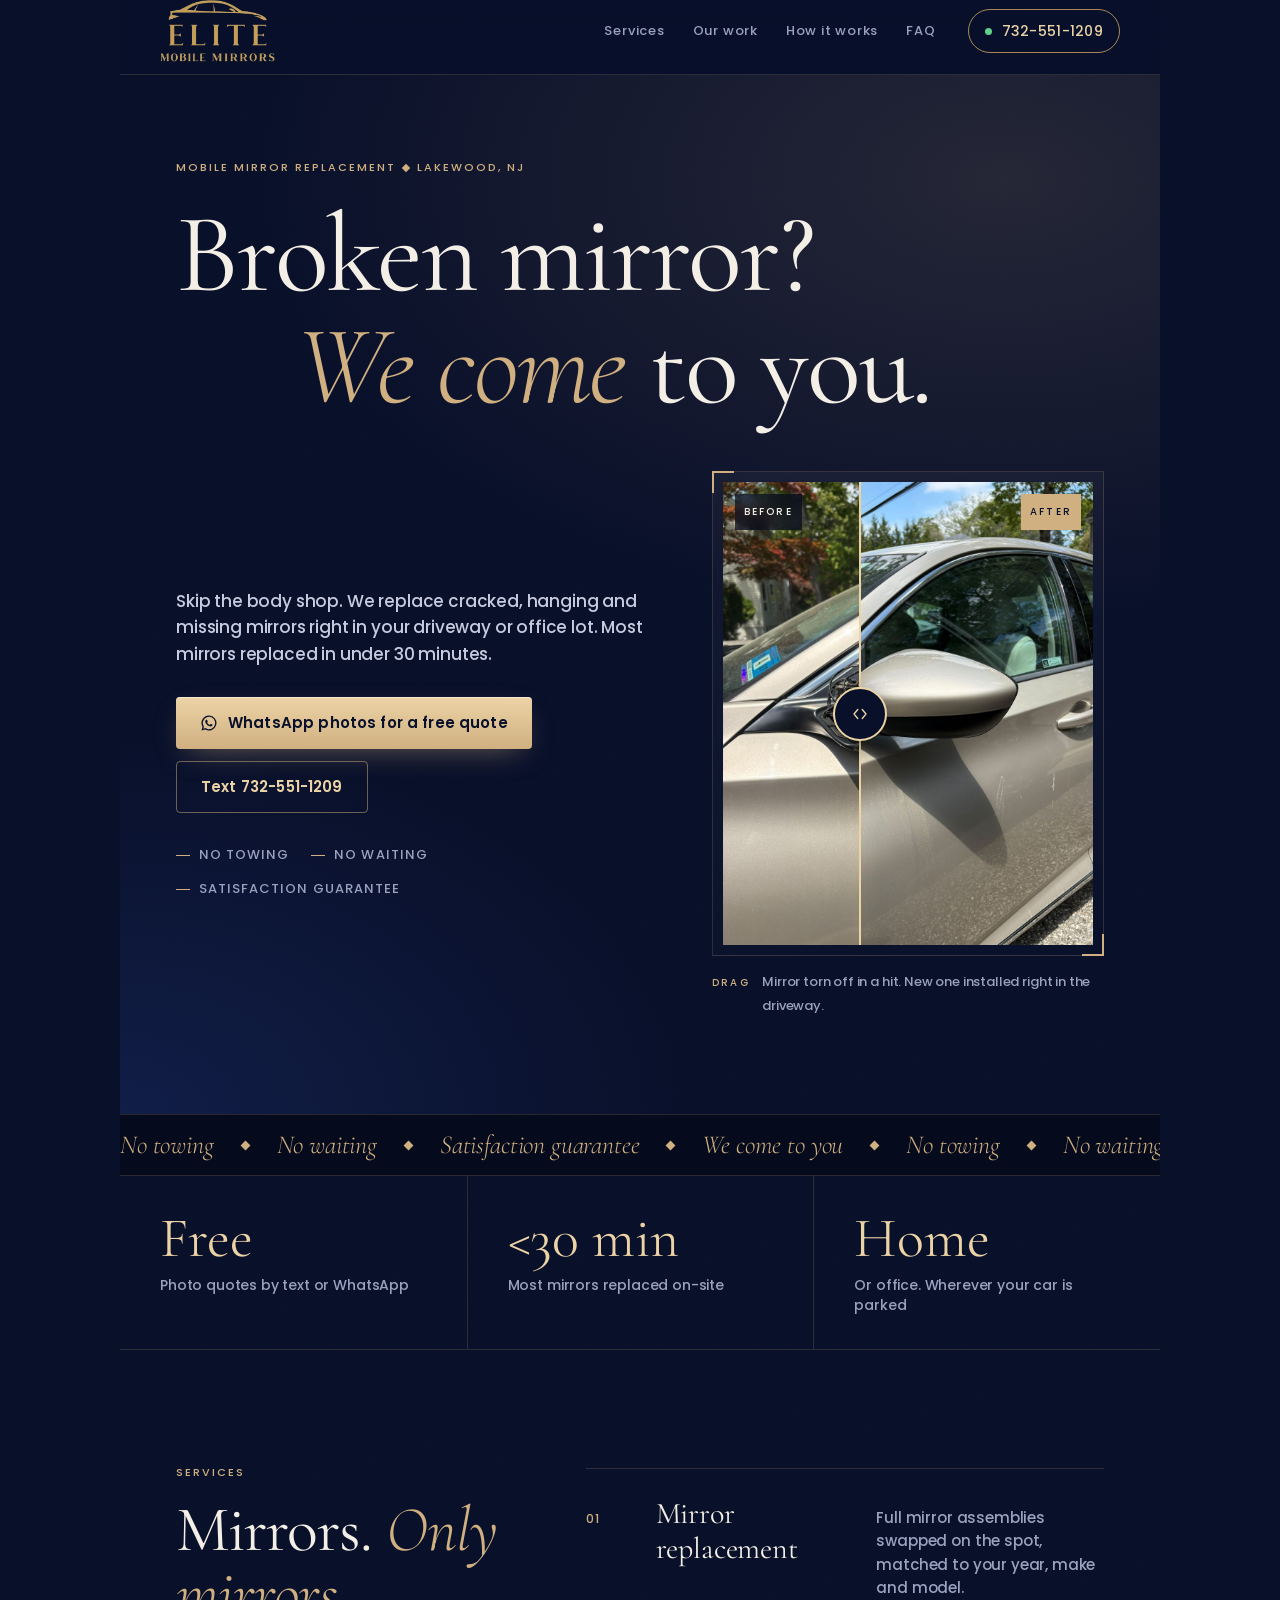
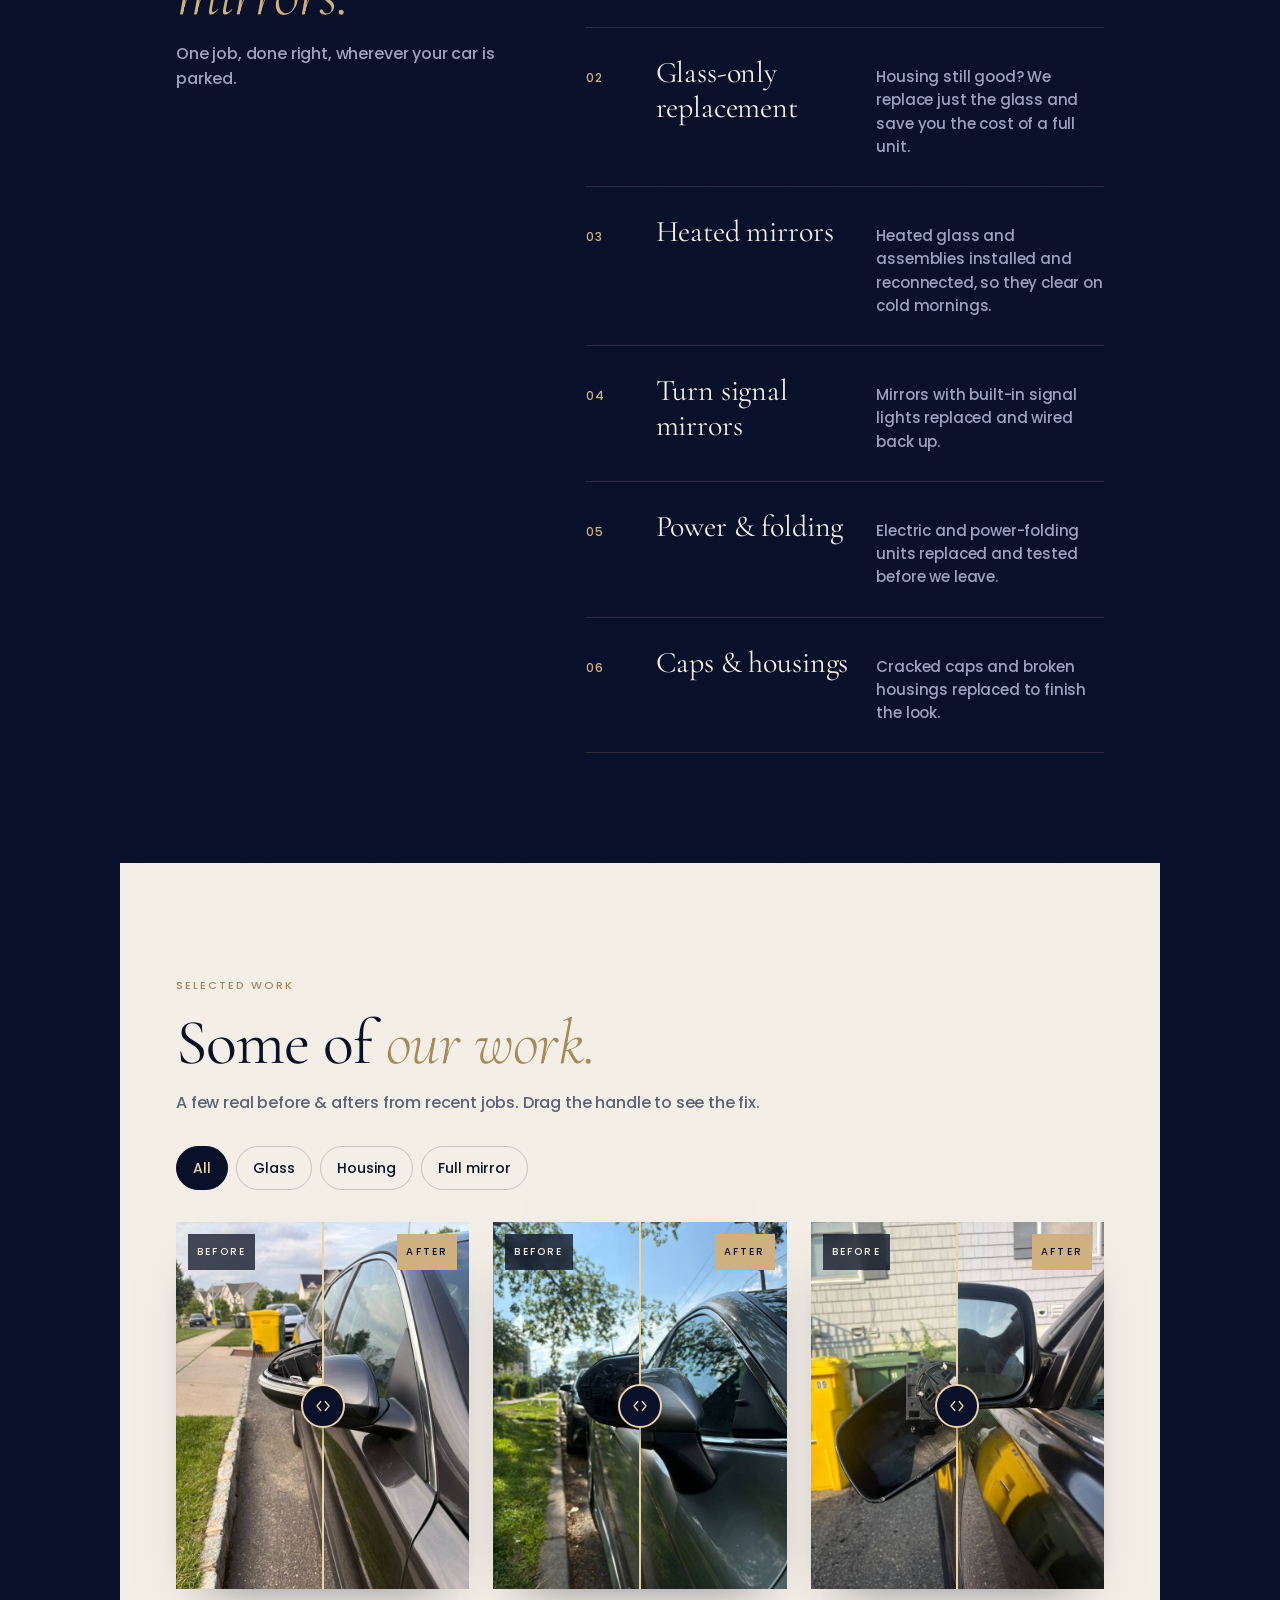
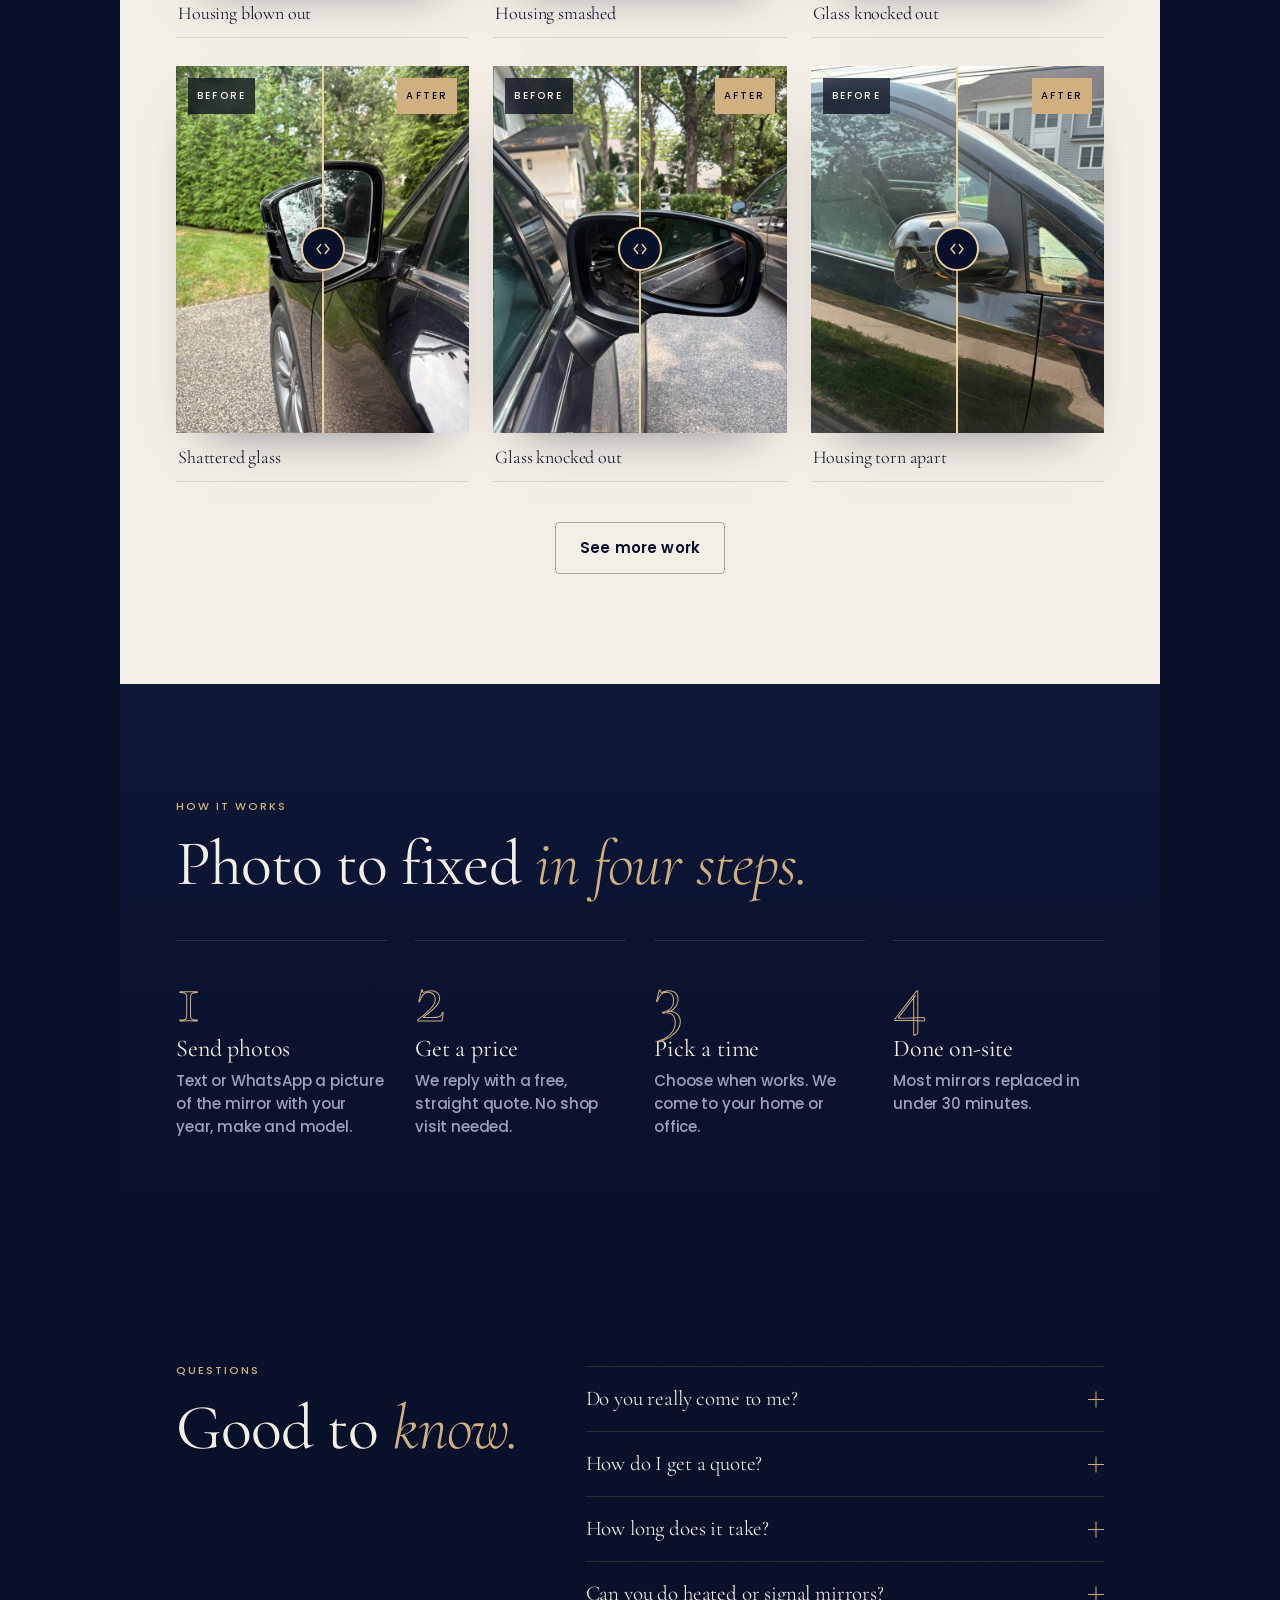
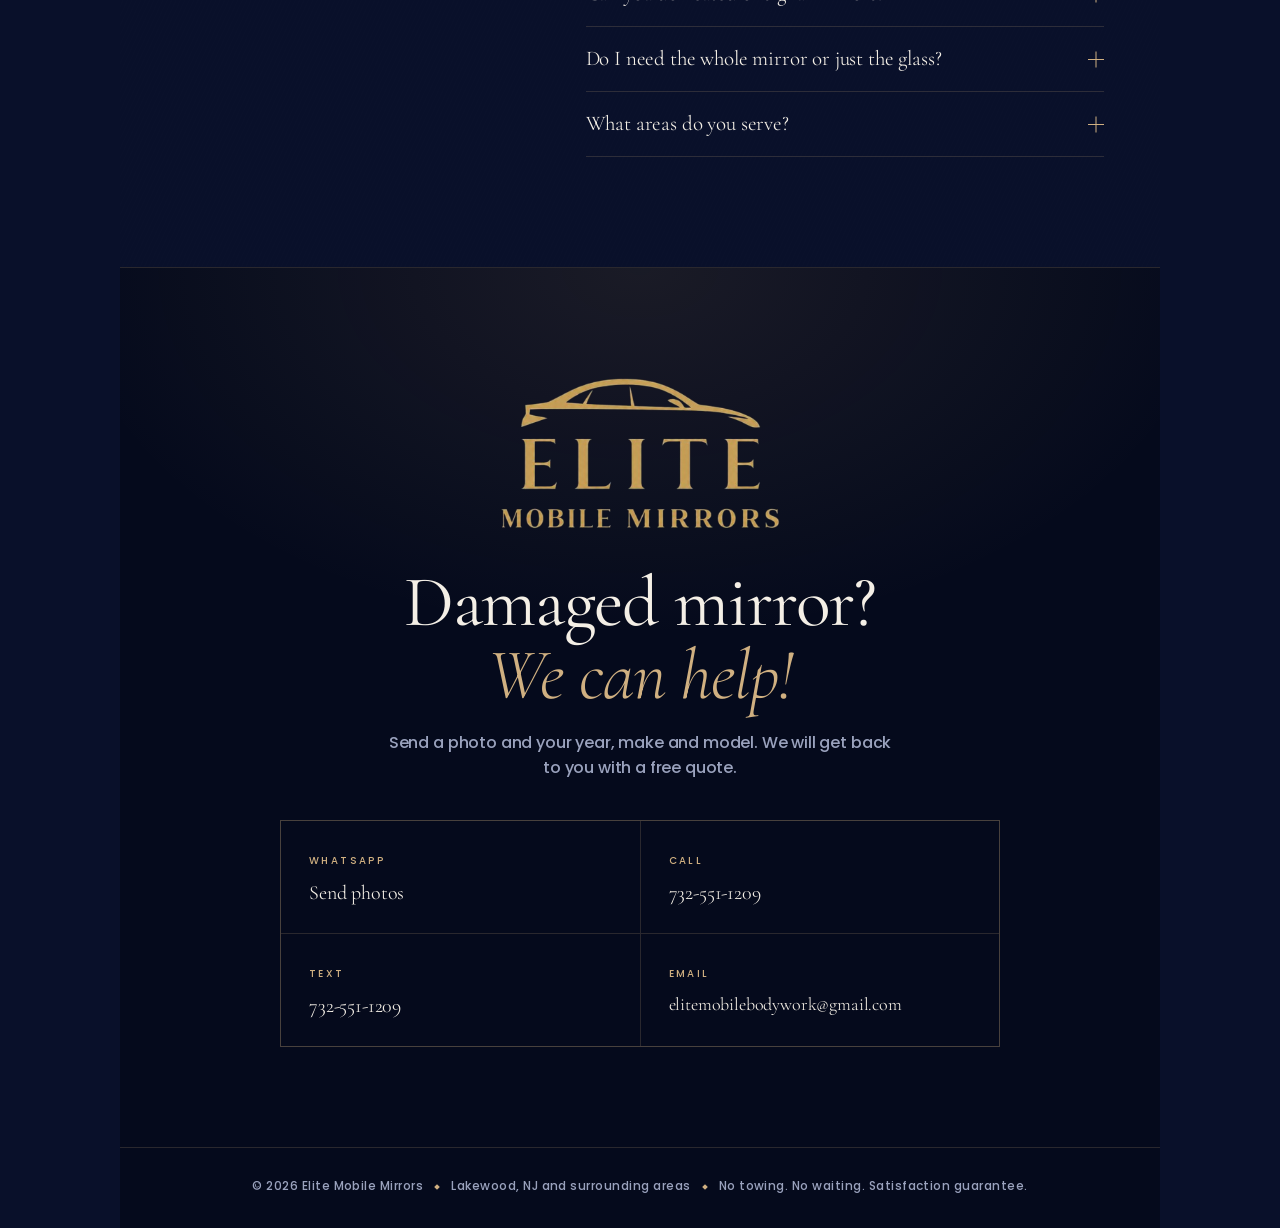
<file: index.html>
<!doctype html>
<html lang="en">
<head>
<meta charset="utf-8">
<meta name="viewport" content="width=device-width, initial-scale=1">
<title>Elite Mobile Mirrors - Mobile Mirror Replacement in Lakewood, NJ</title>
<meta name="description" content="Broken mirror? We come to your home or office in Lakewood and surrounding areas. Most mirrors replaced in under 30 minutes. Call, text or WhatsApp 732-551-1209.">
<meta name="theme-color" content="#09102a">
<meta property="og:title" content="Elite Mobile Mirrors">
<meta property="og:description" content="Broken mirror? We come to you. Lakewood and surrounding areas. 732-551-1209.">
<meta property="og:image" content="https://elitemobilemirrors.com/14-og.jpg">
<meta property="og:url" content="https://elitemobilemirrors.com/">
<link rel="icon" href="/8-favicon.png">
  <script type="module" crossorigin src="/1-app3.js"></script>
  <link rel="stylesheet" crossorigin href="/54-app.css">
</head>
<body><div id="root"></div></body>
</html>
</file>
<file: 54-app.css>
@font-face{font-family:EMX Display;src:url(/3-Cormorant.ttf) format("truetype");font-weight:300 700;font-display:swap}@font-face{font-family:EMX Display;src:url(/4-CormorantItalic.ttf) format("truetype");font-style:italic;font-weight:300 700;font-display:swap}@font-face{font-family:EMX Text;src:url(/6-Poppins-Medium.ttf) format("truetype");font-weight:300 500;font-display:swap}@font-face{font-family:EMX Text;src:url(/7-Poppins-SemiBold.ttf) format("truetype");font-weight:600;font-display:swap}@font-face{font-family:EMX Text;src:url(/5-Poppins-Bold.ttf) format("truetype");font-weight:700 900;font-display:swap}:root{--ds-page:#09102a;--ds-ink:#f4efe6;--ds-font-display:"EMX Display",Georgia,serif;--ds-font-text:"EMX Text",-apple-system,"Helvetica Neue",Arial,sans-serif;--file-pad-x:24px}@media (min-width:768px){:root{--file-pad-x:36px}}*{box-sizing:border-box}body{margin:0;background:var(--ds-page)}.file-card{box-sizing:border-box;width:100%;max-width:1040px;margin:0 auto;padding:24px var(--file-pad-x);background:var(--ds-page);color:var(--ds-ink);display:flex;flex-direction:column;gap:48px;font-family:var(--ds-font-text);font-size:16px;font-weight:350;line-height:24px;letter-spacing:-.01em}.file-card>*{min-width:0}.emx{margin-top:-14px}html,body,#root{margin:0;min-height:100%}body{background:var(--ds-page)}.emx{--navy: #09102a;--navy-2: #0e1738;--navy-3: #050a1c;--line: rgba(208, 176, 129, .18);--line-2: rgba(255, 255, 255, .08);--gold: #d0b081;--gold-hi: #ecd3a6;--gold-lo: #a88a5a;--ivory: #f4efe6;--mut: #9aa2bd;--serif: var(--ds-font-display);--sans: var(--ds-font-text);margin:-24px;position:relative;font-family:var(--sans);color:var(--ivory);background:var(--navy);overflow:clip;-webkit-font-smoothing:antialiased}@media (min-width: 768px){.emx{margin:-36px}}.emx:before{content:"";position:absolute;top:0;right:0;bottom:0;left:0;pointer-events:none;z-index:0;opacity:.35;background-image:repeating-linear-gradient(115deg,rgba(255,255,255,.012) 0 1px,transparent 1px 4px)}.emx>*{position:relative;z-index:1}.emx a{text-decoration:none}.emx em{font-style:italic;color:var(--gold);font-weight:300}:where(.emx) :where(h1,h2,h3,p){margin:0}.nw{white-space:nowrap}.dia{display:inline-block;width:6px;height:6px;background:var(--gold);transform:rotate(45deg);vertical-align:middle;margin:0 .7em;flex:none}.eyebrow{font-size:11px;letter-spacing:.18em;text-transform:uppercase;color:var(--gold);font-weight:500;display:flex;align-items:center;flex-wrap:wrap}.emx.js .rv{opacity:0;transform:translateY(22px);transition:opacity .9s cubic-bezier(.2,.7,.2,1),transform .9s cubic-bezier(.2,.7,.2,1)}.emx.js .rv.in{opacity:1;transform:none}.bar{position:relative;z-index:20;display:flex;align-items:center;gap:24px;padding:10px 20px;background:#09102adb;backdrop-filter:blur(14px);-webkit-backdrop-filter:blur(14px);border-bottom:1px solid var(--line)}.bar-logo img{height:52px;width:auto;display:block}.bar-nav{display:none;gap:28px;margin-left:auto}.emx .bar-nav a{color:var(--mut);font-size:13px;letter-spacing:.06em;min-height:44px;display:inline-flex;align-items:center;position:relative;transition:color .2s}.emx .bar-nav a:after{content:"";position:absolute;left:0;right:0;bottom:10px;height:1px;background:var(--gold);transform:scaleX(0);transform-origin:left;transition:transform .3s}.emx .bar-nav a:hover{color:var(--ivory)}.emx .bar-nav a:hover:after{transform:scaleX(1)}.emx .bar-cta{margin-left:auto;display:inline-flex;align-items:center;gap:10px;min-height:44px;padding:0 16px;border:1px solid var(--gold-lo);border-radius:999px;color:var(--gold-hi);font-size:14px;font-weight:500;letter-spacing:.02em;transition:background .2s,color .2s}.emx .bar-cta:hover{background:var(--gold);color:var(--navy)}.bar-cta-dot{width:7px;height:7px;border-radius:50%;background:#5fd08a;box-shadow:0 0 #5fd08a99;animation:pulse 2.4s infinite}.bar-cta-num{display:none}@keyframes pulse{0%{box-shadow:0 0 #5fd08a8c}70%{box-shadow:0 0 0 8px #5fd08a00}to{box-shadow:0 0 #5fd08a00}}@media (min-width: 560px){.bar-cta-num{display:inline}.bar-cta-short{display:none}}@media (min-width: 900px){.bar{padding:12px 40px}.bar-nav{display:flex}.emx .bar-cta{margin-left:8px}.bar-logo img{height:62px}}.emx .btn{display:inline-flex;align-items:center;justify-content:center;gap:10px;min-height:52px;padding:0 24px;border-radius:4px;font-size:15px;font-weight:600;letter-spacing:.01em;cursor:pointer;font-family:var(--sans);transition:transform .2s,background .2s,color .2s,border-color .2s}.emx .btn-gold{background:linear-gradient(180deg,var(--gold-hi),var(--gold));color:var(--navy);box-shadow:0 10px 30px -12px #d0b0818c,inset 0 1px #ffffff80}.emx .btn-gold:hover{transform:translateY(-1px);color:var(--navy)}.emx .btn-line{background:transparent;border:1px solid rgba(208,176,129,.5);color:var(--gold-hi)}.emx .btn-line:hover{border-color:var(--gold);background:#d0b08114;color:var(--gold-hi)}.emx .btn:focus-visible,.emx .chip:focus-visible,.cmp:focus-visible,.emx summary:focus-visible{outline:2px solid var(--gold-hi);outline-offset:3px}.hero{display:grid;gap:40px;padding:48px 20px 56px;background:radial-gradient(120% 70% at 85% 10%,rgba(208,176,129,.14),transparent 60%),radial-gradient(90% 60% at 0% 100%,rgba(40,70,160,.25),transparent 60%)}.hero-h{font-family:var(--serif);font-weight:400;line-height:1;letter-spacing:-.02em;margin-top:20px;font-size:clamp(46px,13vw,96px)}.hero-h .l1,.hero-h .l2{display:block}.hero-h em{margin-left:-.04em}.hero-top{margin-bottom:4px}.hero-h .l2{color:var(--ivory)}.hero-lede{margin-top:0;font-size:17px;line-height:1.55;color:#c7cbe0;max-width:34em}.hero-ctas{display:flex;flex-wrap:wrap;gap:12px;margin-top:30px}.hero-trust{list-style:none;padding:0;margin:30px 0 0;display:flex;flex-wrap:wrap;gap:10px 22px;font-size:13px;letter-spacing:.08em;text-transform:uppercase;color:var(--mut)}.hero-trust li{display:inline-flex;align-items:center;gap:9px}.hero-trust li:before{content:"";width:14px;height:1px;background:var(--gold)}.hero-media{position:relative}.frame{position:relative;padding:10px;border:1px solid var(--line);background:linear-gradient(160deg,#ffffff0a,#fff0)}.frame-corner{position:absolute;width:22px;height:22px;border-color:var(--gold);border-style:solid}.frame-corner.tl{top:-1px;left:-1px;border-width:2px 0 0 2px}.frame-corner.br{bottom:-1px;right:-1px;border-width:0 2px 2px 0}.hero-cap{margin-top:14px;font-size:13px;color:var(--mut);display:flex;gap:12px;align-items:baseline}.hero-cap span{font-size:10px;letter-spacing:.24em;text-transform:uppercase;color:var(--gold);flex:none}@media (min-width: 900px){.hero{grid-template-columns:1.1fr .9fr;grid-template-areas:"top top" "copy media";align-items:end;gap:44px 56px;padding:80px 56px 96px}.hero-top{grid-area:top}.hero-copy{grid-area:copy;align-self:center}.hero-media{grid-area:media}.hero-h{font-size:clamp(72px,9vw,112px)}.hero-h .l2{padding-left:1.1em}}.cmp{--pos: 50%;position:relative;aspect-ratio:4 / 5;overflow:hidden;background:var(--navy-3);cursor:ew-resize;touch-action:pan-y;user-select:none;-webkit-user-select:none}.cmp-img{position:absolute;top:0;right:0;bottom:0;left:0;width:100%;height:100%;object-fit:cover;display:block;pointer-events:none}.cmp-before{position:absolute;top:0;right:0;bottom:0;left:0;clip-path:inset(0 calc(100% - var(--pos)) 0 0)}.cmp-line{position:absolute;top:0;bottom:0;left:var(--pos);width:2px;margin-left:-1px;background:var(--gold-hi);box-shadow:0 0 18px #ecd3a699;pointer-events:none}.cmp-knob{position:absolute;top:50%;left:50%;width:44px;height:44px;margin:-22px 0 0 -22px;border-radius:50%;background:var(--navy);border:2px solid var(--gold-hi);color:var(--gold-hi);display:flex;align-items:center;justify-content:center;box-shadow:0 6px 20px #00000073}.cmp-tag{position:absolute;top:12px;font-size:10px;letter-spacing:.22em;text-transform:uppercase;padding:6px 9px;background:#050a1cb8;backdrop-filter:blur(6px);-webkit-backdrop-filter:blur(6px);color:var(--ivory);pointer-events:none}.cmp-tag-b{left:12px}.cmp-tag-a{right:12px;color:var(--navy);background:var(--gold)}.cmp-hero .cmp-knob{width:54px;height:54px;margin:-27px 0 0 -27px}.ticker{overflow:hidden;border-top:1px solid var(--line);border-bottom:1px solid var(--line);background:var(--navy-3);padding:18px 0}.ticker-track{display:flex;width:max-content;animation:tick 38s linear infinite}.ticker-set{display:flex;align-items:center;white-space:nowrap;font-family:var(--serif);font-size:26px;font-style:italic;font-weight:300;color:var(--gold);padding-right:0}.ticker-set .dia{margin:0 28px;width:7px;height:7px}@keyframes tick{to{transform:translate(-50%)}}.proof{display:grid;grid-template-columns:1fr;border-bottom:1px solid var(--line)}.proof-item{padding:26px 20px;display:flex;align-items:baseline;gap:18px;border-top:1px solid var(--line-2)}.proof-item:first-child{border-top:0}.proof-k{font-family:var(--serif);font-size:44px;line-height:1;color:var(--gold-hi);min-width:3.1ch;white-space:nowrap}.proof-v{font-size:14px;color:var(--mut);line-height:1.4}@media (min-width: 768px){.proof{grid-template-columns:repeat(3,1fr)}.proof-item{padding:34px 40px;border-top:0;border-left:1px solid var(--line);flex-direction:column;gap:10px}.proof-item:first-child{border-left:0}.proof-k{font-size:56px}}.sec-head{max-width:640px}.sec-h{font-family:var(--serif);font-weight:400;font-size:clamp(40px,9vw,64px);line-height:1;letter-spacing:-.015em;margin-top:14px}.sec-sub{margin-top:16px;color:var(--mut);font-size:16px;line-height:1.55}.svc{padding:72px 20px}.svc-list{list-style:none;padding:0;margin:40px 0 0;border-top:1px solid var(--line)}.svc-row{display:grid;grid-template-columns:44px 1fr;gap:6px 14px;padding:22px 0;border-bottom:1px solid var(--line);position:relative}.svc-row:after{content:"";position:absolute;left:0;bottom:-1px;height:1px;width:100%;background:var(--gold);transform:scaleX(0);transform-origin:left;transition:transform .6s cubic-bezier(.2,.7,.2,1)}.svc-row:hover:after{transform:scaleX(1)}.svc-n{font-size:12px;letter-spacing:.14em;color:var(--gold);padding-top:9px;font-variant-numeric:tabular-nums}.svc-name{font-family:var(--serif);font-weight:400;font-size:26px;line-height:1.15}.svc-d{grid-column:2;color:var(--mut);font-size:15px;line-height:1.55}@media (min-width: 900px){.svc{padding:110px 56px;display:grid;grid-template-columns:.8fr 1.2fr;gap:64px;align-items:start}.svc .sec-head{position:sticky;top:110px}.svc-list{margin-top:8px}.svc-row{grid-template-columns:56px 1fr 1.1fr;align-items:baseline;padding:28px 0}.svc-d{grid-column:3}.svc-name{font-size:30px}}.work{padding:72px 20px;background:var(--ivory);color:var(--navy)}.work .eyebrow{color:var(--gold-lo)}.work .dia{background:var(--gold-lo)}.work em{color:var(--gold-lo)}.work .sec-sub{color:#5d627a}.chips{display:flex;gap:8px;margin-top:30px;overflow-x:auto;padding-bottom:4px;scrollbar-width:none}.chips::-webkit-scrollbar{display:none}.emx .chip{flex:none;min-height:44px;padding:0 16px;border-radius:999px;border:1px solid rgba(9,16,42,.2);background:transparent;color:var(--navy);font:500 14px var(--sans);display:inline-flex;align-items:center;gap:8px;cursor:pointer;transition:background .2s,color .2s,border-color .2s}.emx .chip:hover{border-color:var(--navy)}.emx .chip.on{background:var(--navy);color:var(--gold-hi);border-color:var(--navy)}.chip-n{font-size:11px;opacity:.6;font-variant-numeric:tabular-nums}.grid{display:grid;grid-template-columns:1fr;gap:28px;margin-top:28px}.job{margin:0}.job .cmp{box-shadow:0 24px 50px -30px #09102a8c}.job figcaption{display:flex;justify-content:space-between;align-items:baseline;gap:12px;padding:12px 2px;border-bottom:1px solid rgba(9,16,42,.12)}.job-n{font-size:11px;letter-spacing:.2em;text-transform:uppercase;color:var(--gold-lo);font-variant-numeric:tabular-nums;flex:none}.job-d{font-family:var(--serif);font-size:18px;text-align:right}.more{display:flex;justify-content:center;margin-top:40px}.work .btn-line{color:var(--navy);border-color:#09102a59}.emx .work .btn-line:hover{background:var(--navy);color:var(--gold-hi);border-color:var(--navy)}@media (min-width: 560px){.grid{grid-template-columns:repeat(2,1fr);gap:24px}}@media (min-width: 900px){.work{padding:110px 56px}.grid{grid-template-columns:repeat(3,1fr);gap:28px 24px}}.how{padding:72px 20px;background:linear-gradient(180deg,var(--navy-2),var(--navy))}.steps{list-style:none;padding:0;margin:44px 0 0;display:grid;gap:0;counter-reset:s}.step{position:relative;padding:24px 0 24px 76px;border-top:1px solid var(--line)}.step-n{position:absolute;left:0;top:14px;font-family:var(--serif);font-size:64px;line-height:1;color:transparent;-webkit-text-stroke:1px var(--gold)}.step h3{font-family:var(--serif);font-weight:400;font-size:24px}.step p{color:var(--mut);font-size:15px;line-height:1.55;margin-top:8px}@media (min-width: 900px){.how{padding:110px 56px}.steps{grid-template-columns:repeat(4,1fr);gap:28px}.step{padding:96px 0 0;border-top:1px solid var(--line)}.step-n{top:18px;font-size:76px}}.faq{padding:72px 20px}.faq-list{margin-top:36px;border-top:1px solid var(--line)}.faq-item{border-bottom:1px solid var(--line)}.faq-item summary{list-style:none;cursor:pointer;display:flex;justify-content:space-between;align-items:center;gap:18px;min-height:64px;padding:16px 0;font-family:var(--serif);font-size:21px;line-height:1.25}.faq-item summary::-webkit-details-marker{display:none}.pm{position:relative;width:16px;height:16px;flex:none}.pm:before,.pm:after{content:"";position:absolute;left:0;top:7.5px;width:16px;height:1px;background:var(--gold);transition:transform .3s}.pm:after{transform:rotate(90deg)}.faq-item[open] .pm:after{transform:rotate(0)}.faq-item p{color:var(--mut);font-size:15px;line-height:1.6;padding:0 36px 22px 0;max-width:40em}@media (min-width: 900px){.faq{padding:110px 56px;display:grid;grid-template-columns:.8fr 1.2fr;gap:64px;align-items:start}.faq-list{margin-top:8px}}.cta{padding:80px 20px 72px;text-align:center;border-top:1px solid var(--line);background:radial-gradient(80% 60% at 50% 0%,rgba(208,176,129,.1),transparent 70%),var(--navy-3)}.cta-logo{width:min(280px,70%);height:auto;display:block;margin:0 auto}.cta-h{font-family:var(--serif);font-weight:400;font-size:clamp(40px,9.5vw,72px);line-height:1.02;letter-spacing:-.015em;margin-top:36px}.cta-h em{display:block}.cta-sub{margin:18px auto 0;color:var(--mut);font-size:16px;line-height:1.55;max-width:32em}.cta-grid{display:grid;grid-template-columns:1fr;gap:1px;margin:40px auto 0;max-width:880px;background:var(--line);border:1px solid var(--line)}.emx .cta-card{background:var(--navy-3);padding:22px 16px;display:flex;flex-direction:column;gap:8px;text-align:left;min-height:96px;color:var(--ivory);transition:background .25s}.emx .cta-card:hover{background:var(--navy-2);color:var(--ivory)}.cta-k{font-size:10px;letter-spacing:.24em;text-transform:uppercase;color:var(--gold)}.cta-v{font-family:var(--serif);font-size:20px;line-height:1.2}.cta-v-sm{font-size:18px;overflow-wrap:anywhere}@media (min-width: 560px){.cta-grid{grid-template-columns:1fr 1fr;max-width:720px}}@media (min-width: 900px){.cta{padding:110px 56px 100px}.emx .cta-card{padding:28px}}.foot{padding:26px 20px 30px;border-top:1px solid var(--line);display:flex;flex-wrap:wrap;justify-content:center;align-items:center;gap:6px 0;font-size:12px;color:var(--mut);letter-spacing:.04em;text-align:center;background:var(--navy-3)}.foot-dot .dia{width:4px;height:4px;margin:0 12px}@media (max-width: 559px){.foot{flex-direction:column;gap:8px}.foot-dot{display:none}}@media (prefers-reduced-motion: reduce){.ticker-track,.bar-cta-dot{animation:none}}
</file>
